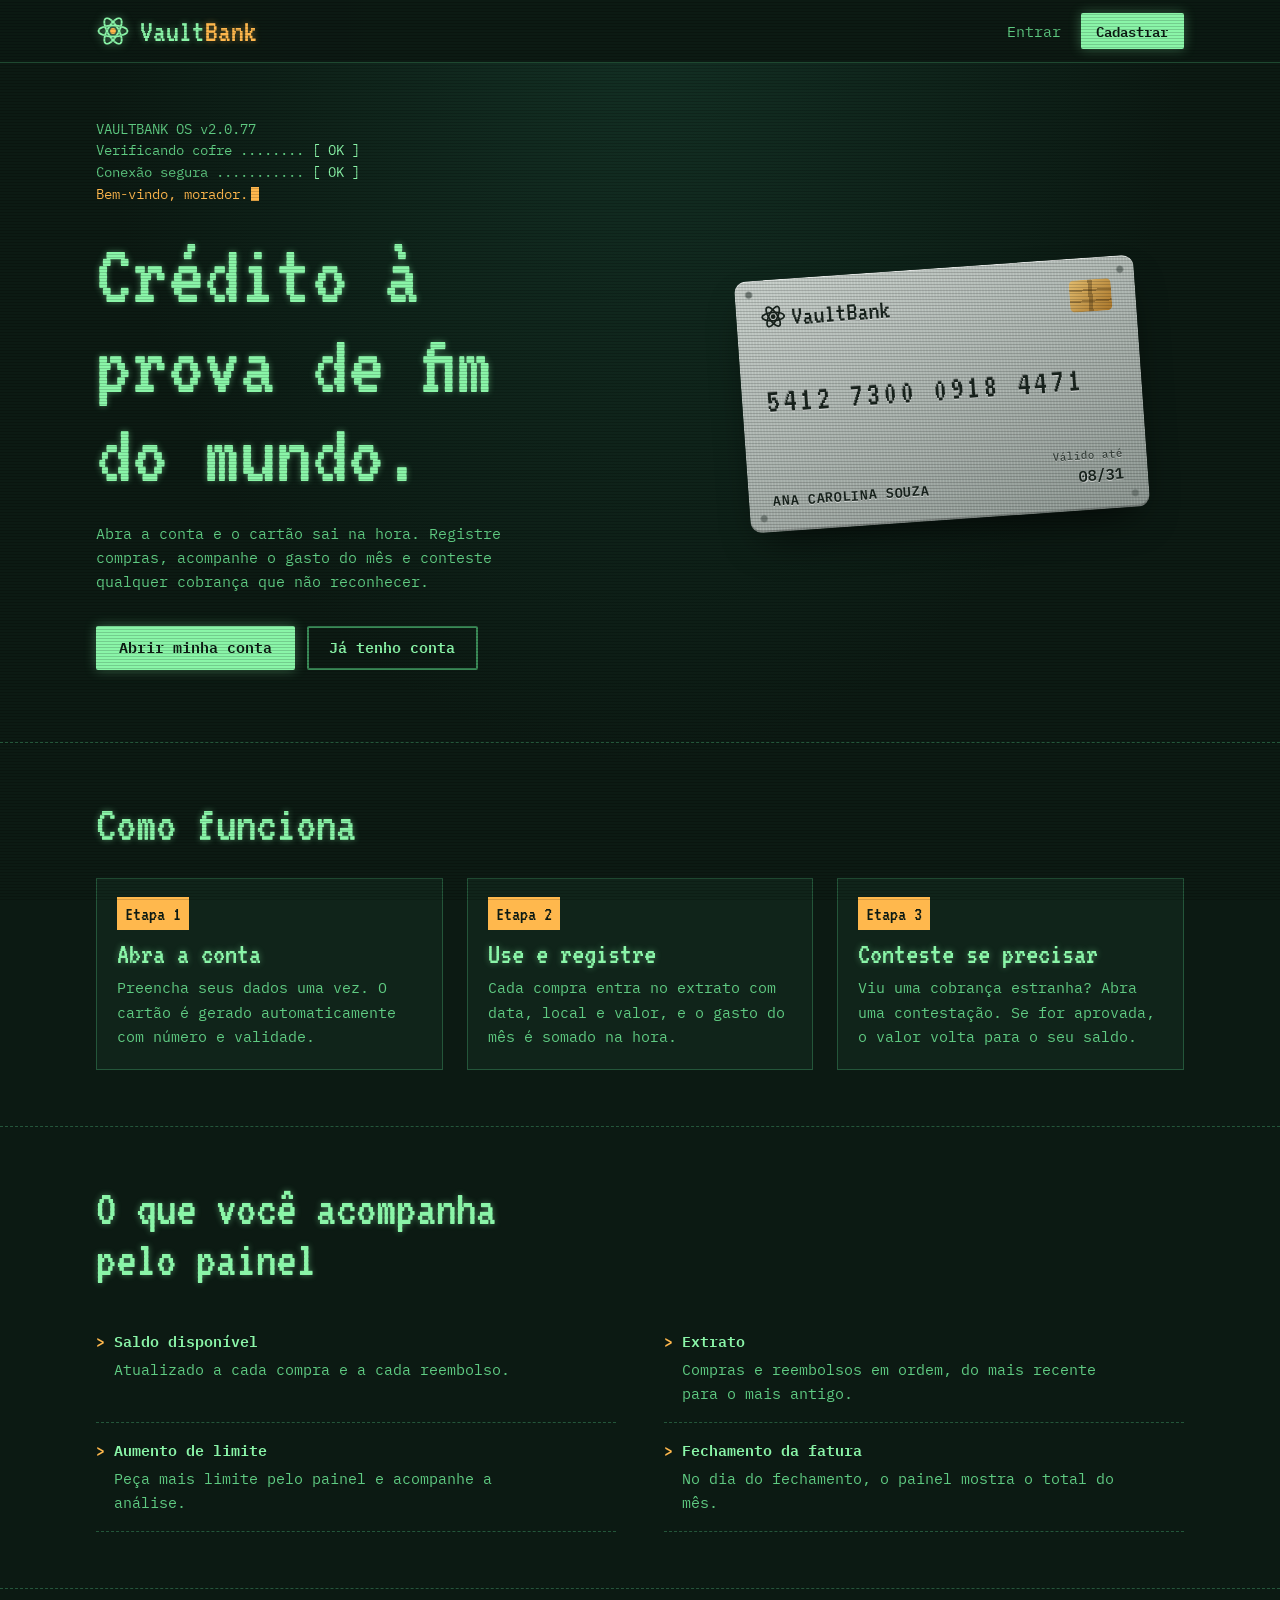
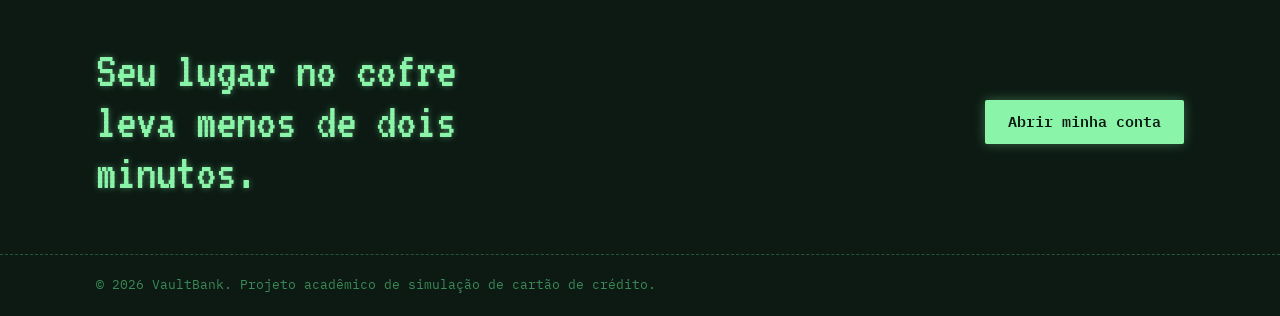
<file: src/main/resources/public/index.html>
<!DOCTYPE html>
<html lang="pt-BR">
<head>
  <meta charset="UTF-8">
  <meta name="viewport" content="width=device-width, initial-scale=1.0">
  <meta name="description" content="VaultBank: abra a conta, receba o cartão na hora e acompanhe compras, limite e contestações em um só lugar.">
  <title>VaultBank</title>
  <link rel="stylesheet" href="css/style.css">
</head>
<body>
  <nav class="navbar" id="main-navbar">
    <a href="index.html" class="navbar__logo"><svg viewBox="0 0 40 40" aria-hidden="true" fill="none" stroke="currentColor" stroke-width="2.2"><ellipse cx="20" cy="20" rx="17" ry="6.5"/><ellipse cx="20" cy="20" rx="17" ry="6.5" transform="rotate(60 20 20)"/><ellipse cx="20" cy="20" rx="17" ry="6.5" transform="rotate(-60 20 20)"/><circle cx="20" cy="20" r="3.4" fill="#FFB84D" stroke="none"/></svg>Vault<span>Bank</span></a>
    <div class="navbar__links" id="auth-links"></div>
  </nav>

  <main>
    <section class="hero">
      <div class="wrap hero__content">
        <div>
          <ul class="boot" aria-hidden="true">
            <li>VAULTBANK OS v2.0.77</li>
            <li>Verificando cofre ........ <span class="ok">[ OK ]</span></li>
            <li>Conexão segura ........... <span class="ok">[ OK ]</span></li>
            <li>Bem-vindo, morador.<span class="cursor"></span></li>
          </ul>
          <h1 class="hero__title">Crédito à prova de fim do mundo.</h1>
          <p class="hero__desc">Abra a conta e o cartão sai na hora. Registre compras, acompanhe o gasto do mês e conteste qualquer cobrança que não reconhecer.</p>
          <div class="hero__actions">
            <a href="cadastro.html" class="btn btn-primary">Abrir minha conta</a>
            <a href="login.html" class="btn btn-secondary">Já tenho conta</a>
          </div>
        </div>
        <div class="hero__image" aria-hidden="true">
          <div class="credit-card-display">
            <div class="card-brand"><span><svg viewBox="0 0 40 40" aria-hidden="true" fill="none" stroke="currentColor" stroke-width="2.6"><ellipse cx="20" cy="20" rx="17" ry="6.5"/><ellipse cx="20" cy="20" rx="17" ry="6.5" transform="rotate(60 20 20)"/><ellipse cx="20" cy="20" rx="17" ry="6.5" transform="rotate(-60 20 20)"/><circle cx="20" cy="20" r="3.6" fill="currentColor" stroke="none"/></svg>VaultBank</span> <span class="card-chip"></span></div>
            <div class="card-number">5412 7300 0918 4471</div>
            <div class="card-bottom">
              <div class="card-name">ANA CAROLINA SOUZA</div>
              <div class="card-expiry"><span>Válido até</span><span>08/31</span></div>
            </div>
          </div>
        </div>
      </div>
    </section>

    <section class="secao">
      <div class="wrap">
        <h2>Como funciona</h2>
        <ol class="passos">
          <li>
            <h3>Abra a conta</h3>
            <p>Preencha seus dados uma vez. O cartão é gerado automaticamente com número e validade.</p>
          </li>
          <li>
            <h3>Use e registre</h3>
            <p>Cada compra entra no extrato com data, local e valor, e o gasto do mês é somado na hora.</p>
          </li>
          <li>
            <h3>Conteste se precisar</h3>
            <p>Viu uma cobrança estranha? Abra uma contestação. Se for aprovada, o valor volta para o seu saldo.</p>
          </li>
        </ol>
      </div>
    </section>

    <section class="secao">
      <div class="wrap">
        <h2>O que você acompanha pelo painel</h2>
        <dl class="recursos">
          <div><dt>Saldo disponível</dt><dd>Atualizado a cada compra e a cada reembolso.</dd></div>
          <div><dt>Extrato</dt><dd>Compras e reembolsos em ordem, do mais recente para o mais antigo.</dd></div>
          <div><dt>Aumento de limite</dt><dd>Peça mais limite pelo painel e acompanhe a análise.</dd></div>
          <div><dt>Fechamento da fatura</dt><dd>No dia do fechamento, o painel mostra o total do mês.</dd></div>
        </dl>
      </div>
    </section>

    <section class="secao">
      <div class="wrap cta-final">
        <h2>Seu lugar no cofre leva menos de dois minutos.</h2>
        <a href="cadastro.html" class="btn btn-primary">Abrir minha conta</a>
      </div>
    </section>
  </main>

  <footer class="footer">
    <p>© 2026 VaultBank. Projeto acadêmico de simulação de cartão de crédito.</p>
  </footer>

  <script src="js/app.js"></script>
  <script src="js/auth.js"></script>
</body>
</html>
</file>
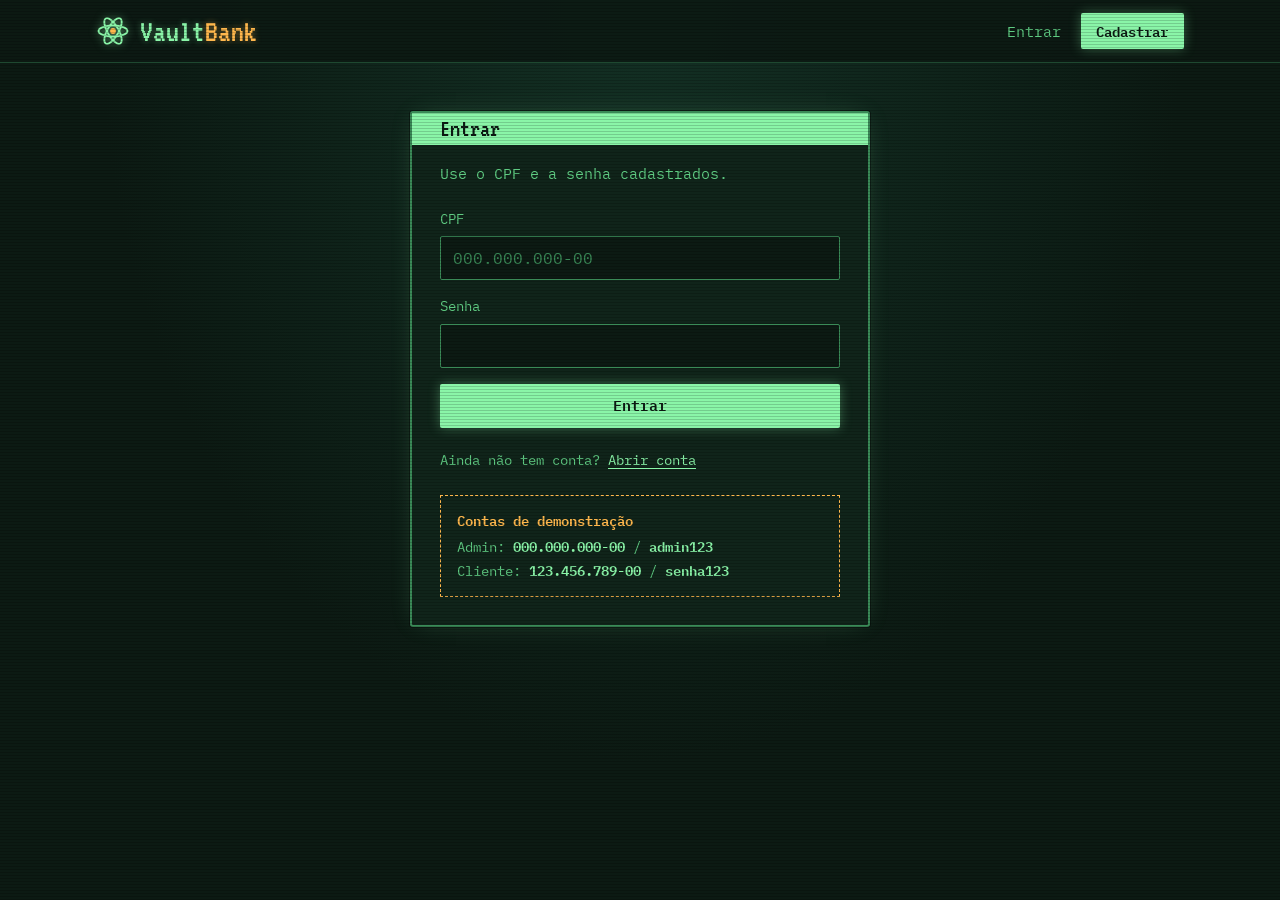
<file: src/main/resources/public/admin.html>
<!DOCTYPE html>
<html lang="pt-BR">
<head>
  <meta charset="UTF-8">
  <meta name="viewport" content="width=device-width, initial-scale=1.0">
  <title>Administração | VaultBank</title>
  <link rel="stylesheet" href="css/style.css">
</head>
<body>
  <nav class="navbar">
    <a href="index.html" class="navbar__logo"><svg viewBox="0 0 40 40" aria-hidden="true" fill="none" stroke="currentColor" stroke-width="2.2"><ellipse cx="20" cy="20" rx="17" ry="6.5"/><ellipse cx="20" cy="20" rx="17" ry="6.5" transform="rotate(60 20 20)"/><ellipse cx="20" cy="20" rx="17" ry="6.5" transform="rotate(-60 20 20)"/><circle cx="20" cy="20" r="3.4" fill="#FFB84D" stroke="none"/></svg>Vault<span>Bank</span></a>
    <div class="navbar__links">
      <span class="navbar__tag">Administração</span>
      <a href="#" onclick="Auth.logout(); return false;" class="btn btn-secondary btn-sm">Sair</a>
    </div>
  </nav>

  <main class="dashboard">
    <div class="dashboard__header">
      <h1>Administração</h1>
      <p>Contestações e pedidos de limite aguardando decisão.</p>
    </div>

    <div class="stats-grid">
      <div class="stat-card"><h3 id="total-clientes">0</h3><p>Clientes</p></div>
      <div class="stat-card"><h3 id="total-denuncias">0</h3><p>Contestações abertas</p></div>
      <div class="stat-card"><h3 id="total-limites">0</h3><p>Pedidos de limite</p></div>
      <div class="stat-card"><h3 id="total-reembolsos">0</h3><p>Reembolsos feitos</p></div>
    </div>

    <div class="admin-grid">
      <section class="painel">
        <h2>Contestações abertas</h2>
        <div class="table-container">
          <table>
            <thead><tr><th>Cliente</th><th>Motivo</th><th class="col-valor">Valor</th><th>Status</th><th></th></tr></thead>
            <tbody id="denuncias-tbody"></tbody>
          </table>
        </div>
        <p id="no-denuncias" class="vazio" style="display:none;">Nenhuma contestação aguardando análise.</p>
      </section>

      <section class="painel">
        <h2>Pedidos de aumento de limite</h2>
        <div class="table-container">
          <table>
            <thead><tr><th>Cliente</th><th class="col-valor">Valor pedido</th><th>Data</th><th></th></tr></thead>
            <tbody id="limites-tbody"></tbody>
          </table>
        </div>
        <p id="no-limites" class="vazio" style="display:none;">Nenhum pedido aguardando análise.</p>
      </section>
    </div>

    <section class="painel">
      <h2>Clientes</h2>
      <div class="table-container">
        <table>
          <thead><tr><th>Nome</th><th>CPF</th><th>E-mail</th><th>UF</th><th class="col-valor">Saldo</th><th>Tipo</th></tr></thead>
          <tbody id="clientes-tbody"></tbody>
        </table>
      </div>
    </section>
  </main>

  <footer class="footer"><p>© 2026 VaultBank. Painel administrativo.</p></footer>

  <script src="js/app.js"></script>
  <script src="js/auth.js"></script>
  <script>
    if (!Auth.requireAdmin()) {  }

    async function loadAdmin() {
      const clientes = await DB.getClientes() || [];
      const pendentes = await DB.getDenunciasPendentes() || [];
      const limites = await DB.getSolicitacoesPendentes() || [];
      const historico = await DB.getTodosReembolsos() || [];

      document.getElementById('total-clientes').textContent = clientes.filter(c => !c.isAdmin).length;
      document.getElementById('total-denuncias').textContent = pendentes.length;
      document.getElementById('total-limites').textContent = limites.length;
      document.getElementById('total-reembolsos').textContent = historico.length;

      const dtbody = document.getElementById('denuncias-tbody');
      const noDen = document.getElementById('no-denuncias');
      if (pendentes.length === 0) {
        noDen.style.display = 'block';
        dtbody.closest('table').style.display = 'none';
      } else {
        noDen.style.display = 'none';
        dtbody.closest('table').style.display = 'table';
        dtbody.innerHTML = pendentes.map(d => {
          const statusClass = d.status === 'Pendente' ? 'badge-warning' : 'badge-info';
          const id = d.idDenuncia || d.id;
          return `<tr>
            <td>${d.nomeCliente || 'N/A'}</td>
            <td>${d.motivo}</td>
            <td class="col-valor">${formatCurrency(d.valorCompra || 0)}</td>
            <td><span class="badge ${statusClass}">${d.status}</span></td>
            <td class="td-acoes">
              <button class="btn btn-primary btn-sm" onclick="reembolsar(${id})">Reembolsar</button>
              <button class="btn btn-secondary btn-sm" onclick="cancelar(${id})">Recusar</button>
            </td>
          </tr>`;
        }).join('');
      }

      const ltbody = document.getElementById('limites-tbody');
      const noLim = document.getElementById('no-limites');
      if (limites.length === 0) {
        noLim.style.display = 'block';
        ltbody.closest('table').style.display = 'none';
      } else {
        noLim.style.display = 'none';
        ltbody.closest('table').style.display = 'table';
        ltbody.innerHTML = limites.map(l => `<tr>
            <td class="num">Nº ${l.idCliente}</td>
            <td class="col-valor valor-pos">+ ${formatCurrency(l.valorSolicitado)}</td>
            <td class="num">${formatDate(l.dataSolicitacao)}</td>
            <td class="td-acoes">
              <button class="btn btn-primary btn-sm" onclick="aprovarLimite(${l.idSolicitacao})">Aprovar</button>
              <button class="btn btn-secondary btn-sm" onclick="negarLimite(${l.idSolicitacao})">Negar</button>
            </td>
          </tr>`).join('');
      }

      document.getElementById('clientes-tbody').innerHTML = clientes.map(c => `<tr>
        <td>${c.nome}</td>
        <td class="num">${c.cpf}</td>
        <td>${c.email}</td>
        <td>${c.estado}</td>
        <td class="col-valor">${formatCurrency(c.saldo || 0)}</td>
        <td><span class="badge ${c.isAdmin ? 'badge-info' : 'badge-success'}">${c.isAdmin ? 'Admin' : 'Cliente'}</span></td>
      </tr>`).join('');
    }

    async function reembolsar(idDenuncia) {
      if (!confirm('Reembolsar o valor desta compra ao cliente?')) return;
      const result = await DB.processarReembolso(idDenuncia);
      if (result && !result.error) {
        showToast('Reembolso feito. O valor voltou para o saldo do cliente.', 'success');
        loadAdmin();
      } else {
        showToast((result && result.error) || 'Não foi possível reembolsar. Tente de novo.', 'error');
      }
    }

    async function cancelar(idDenuncia) {
      if (!confirm('Recusar esta contestação?')) return;
      await DB.cancelarDenuncia(idDenuncia);
      showToast('Contestação recusada.', 'info');
      loadAdmin();
    }

    async function aprovarLimite(idSolicitacao) {
      if (!confirm('Aprovar este aumento de limite?')) return;
      const result = await DB.aprovarLimite(idSolicitacao);
      if (result && !result.error) {
        showToast('Limite aprovado.', 'success');
        loadAdmin();
      } else {
        showToast((result && result.error) || 'Não foi possível aprovar. Tente de novo.', 'error');
      }
    }

    async function negarLimite(idSolicitacao) {
      if (!confirm('Negar este aumento de limite?')) return;
      const result = await DB.negarLimite(idSolicitacao);
      if (result && !result.error) {
        showToast('Pedido negado.', 'info');
        loadAdmin();
      } else {
        showToast((result && result.error) || 'Não foi possível negar. Tente de novo.', 'error');
      }
    }

    loadAdmin();
  </script>
</body>
</html>
</file>
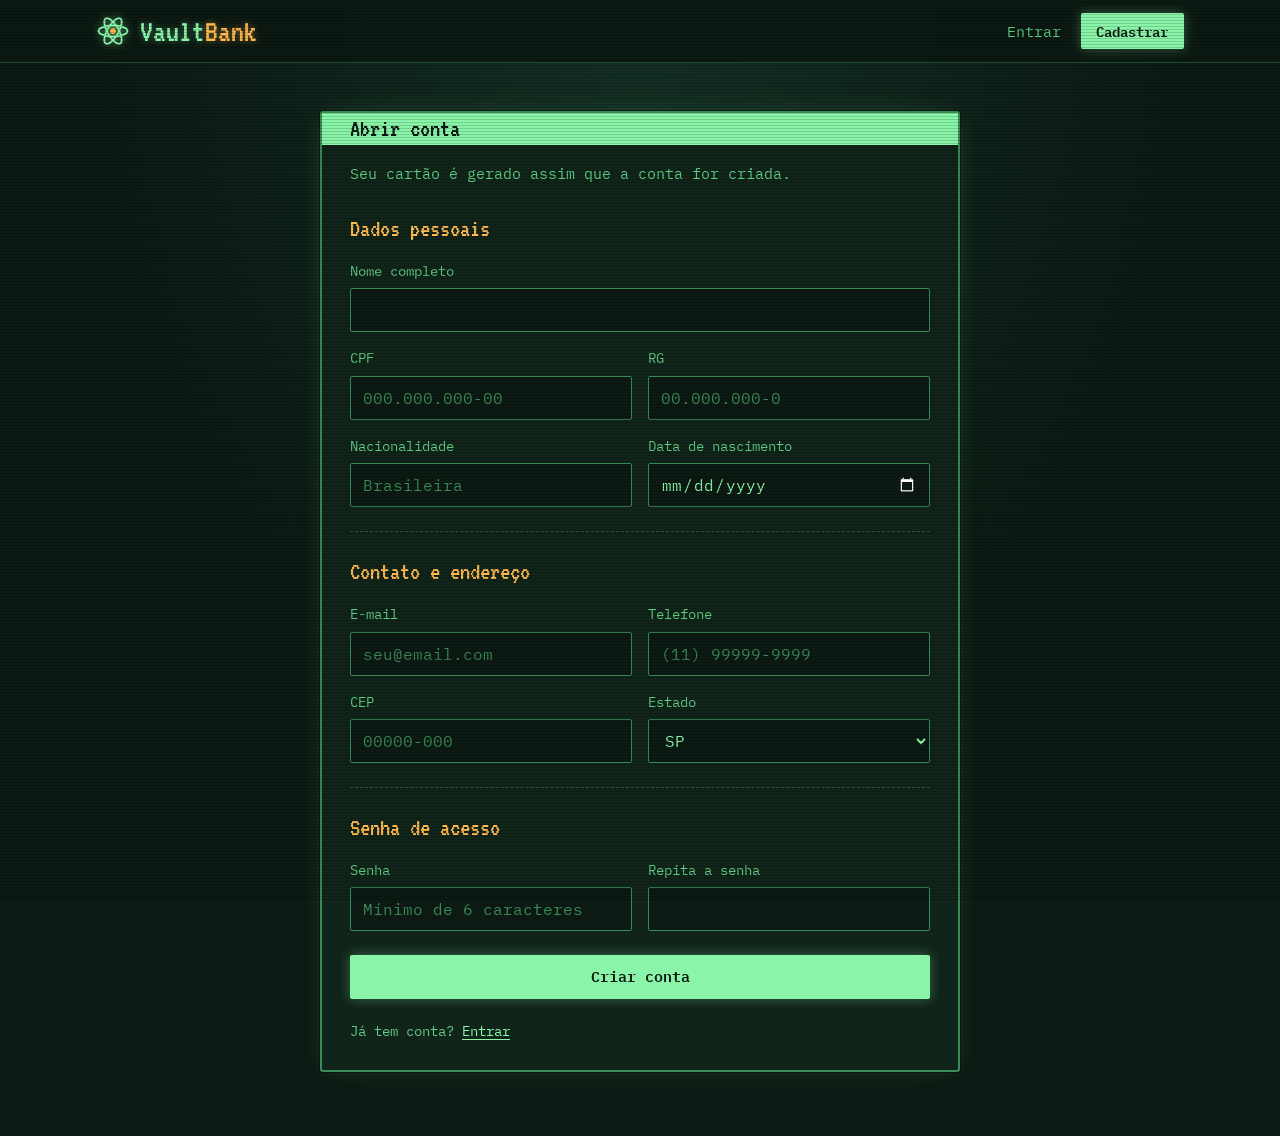
<file: src/main/resources/public/cadastro.html>
<!DOCTYPE html>
<html lang="pt-BR">
<head>
  <meta charset="UTF-8">
  <meta name="viewport" content="width=device-width, initial-scale=1.0">
  <meta name="description" content="Abra sua conta VaultBank">
  <title>Abrir conta | VaultBank</title>
  <link rel="stylesheet" href="css/style.css">
</head>
<body>
  <nav class="navbar">
    <a href="index.html" class="navbar__logo"><svg viewBox="0 0 40 40" aria-hidden="true" fill="none" stroke="currentColor" stroke-width="2.2"><ellipse cx="20" cy="20" rx="17" ry="6.5"/><ellipse cx="20" cy="20" rx="17" ry="6.5" transform="rotate(60 20 20)"/><ellipse cx="20" cy="20" rx="17" ry="6.5" transform="rotate(-60 20 20)"/><circle cx="20" cy="20" r="3.4" fill="#FFB84D" stroke="none"/></svg>Vault<span>Bank</span></a>
    <div class="navbar__links" id="auth-links"></div>
  </nav>

  <main class="auth-page">
    <div class="auth-card auth-card--largo">
      <div class="auth-card__header">
        <h1>Abrir conta</h1>
        <p>Seu cartão é gerado assim que a conta for criada.</p>
      </div>
      <form id="cadastro-form">
        <fieldset>
          <legend>Dados pessoais</legend>
          <div class="form-group">
            <label for="nome">Nome completo</label>
            <input type="text" id="nome" class="form-control" required autocomplete="name">
          </div>
          <div class="form-row">
            <div class="form-group">
              <label for="cpf">CPF</label>
              <input type="text" id="cpf" class="form-control" placeholder="000.000.000-00" required maxlength="14" inputmode="numeric">
            </div>
            <div class="form-group">
              <label for="rg">RG</label>
              <input type="text" id="rg" class="form-control" placeholder="00.000.000-0" required maxlength="12">
            </div>
          </div>
          <div class="form-row">
            <div class="form-group">
              <label for="nacionalidade">Nacionalidade</label>
              <input type="text" id="nacionalidade" class="form-control" placeholder="Brasileira" required>
            </div>
            <div class="form-group">
              <label for="nascimento">Data de nascimento</label>
              <input type="date" id="nascimento" class="form-control" required autocomplete="bday">
            </div>
          </div>
        </fieldset>

        <fieldset>
          <legend>Contato e endereço</legend>
          <div class="form-row">
            <div class="form-group">
              <label for="email">E-mail</label>
              <input type="email" id="email" class="form-control" placeholder="seu@email.com" required autocomplete="email">
            </div>
            <div class="form-group">
              <label for="telefone">Telefone</label>
              <input type="text" id="telefone" class="form-control" placeholder="(11) 99999-9999" required maxlength="15" inputmode="tel" autocomplete="tel">
            </div>
          </div>
          <div class="form-row">
            <div class="form-group">
              <label for="cep">CEP</label>
              <input type="text" id="cep" class="form-control" placeholder="00000-000" required maxlength="9" inputmode="numeric" autocomplete="postal-code">
            </div>
            <div class="form-group">
              <label for="estado">Estado</label>
              <select id="estado" class="form-control" required>
                <option value="">Selecione</option>
                <option>AC</option><option>AL</option><option>AP</option><option>AM</option>
                <option>BA</option><option>CE</option><option>DF</option><option>ES</option>
                <option>GO</option><option>MA</option><option>MT</option><option>MS</option>
                <option>MG</option><option>PA</option><option>PB</option><option>PR</option>
                <option>PE</option><option>PI</option><option>RJ</option><option>RN</option>
                <option>RS</option><option>RO</option><option>RR</option><option>SC</option>
                <option selected>SP</option><option>SE</option><option>TO</option>
              </select>
            </div>
          </div>
        </fieldset>

        <fieldset>
          <legend>Senha de acesso</legend>
          <div class="form-row">
            <div class="form-group">
              <label for="senha">Senha</label>
              <input type="password" id="senha" class="form-control" placeholder="Mínimo de 6 caracteres" required minlength="6" autocomplete="new-password">
            </div>
            <div class="form-group">
              <label for="senha2">Repita a senha</label>
              <input type="password" id="senha2" class="form-control" required minlength="6" autocomplete="new-password">
            </div>
          </div>
        </fieldset>

        <button type="submit" class="btn btn-primary btn-block">Criar conta</button>
      </form>
      <div class="auth-card__footer">
        <p>Já tem conta? <a href="login.html">Entrar</a></p>
      </div>
    </div>
  </main>

  <script src="js/app.js"></script>
  <script src="js/auth.js"></script>
  <script>
    document.getElementById('cpf').addEventListener('input', function(e) {
      let v = e.target.value.replace(/\D/g, '');
      if (v.length > 11) v = v.slice(0, 11);
      v = v.replace(/(\d{3})(\d)/, '$1.$2').replace(/(\d{3})(\d)/, '$1.$2').replace(/(\d{3})(\d{1,2})$/, '$1-$2');
      e.target.value = v;
    });

    document.getElementById('telefone').addEventListener('input', function(e) {
      let v = e.target.value.replace(/\D/g, '');
      if (v.length > 11) v = v.slice(0, 11);
      v = v.replace(/(\d{2})(\d)/, '($1) $2').replace(/(\d{5})(\d)/, '$1-$2');
      e.target.value = v;
    });

    document.getElementById('cep').addEventListener('input', function(e) {
      let v = e.target.value.replace(/\D/g, '');
      if (v.length > 8) v = v.slice(0, 8);
      v = v.replace(/(\d{5})(\d)/, '$1-$2');
      e.target.value = v;
    });

    document.getElementById('cadastro-form').addEventListener('submit', async function(e) {
      e.preventDefault();
      const senha = document.getElementById('senha').value;
      const senha2 = document.getElementById('senha2').value;
      if (senha !== senha2) { showToast('As duas senhas estão diferentes. Digite a mesma senha nos dois campos.', 'error'); return; }

      const data = {
        nome: document.getElementById('nome').value.trim(),
        cpf: document.getElementById('cpf').value.trim(),
        rg: document.getElementById('rg').value.trim(),
        email: document.getElementById('email').value.trim(),
        telefone: document.getElementById('telefone').value.trim(),
        dataNascimento: document.getElementById('nascimento').value,
        nacionalidade: document.getElementById('nacionalidade').value.trim(),
        cep: document.getElementById('cep').value.trim(),
        estado: document.getElementById('estado').value,
        senha: senha
      };

      const result = await DB.cadastrarCliente(data);
      if (result.error) { showToast(result.error, 'error'); return; }
      showToast('Conta criada. Seu cartão já está pronto, entre para ver.', 'success');
      setTimeout(() => { window.location.href = 'login.html'; }, 1500);
    });
  </script>
</body>
</html>
</file>
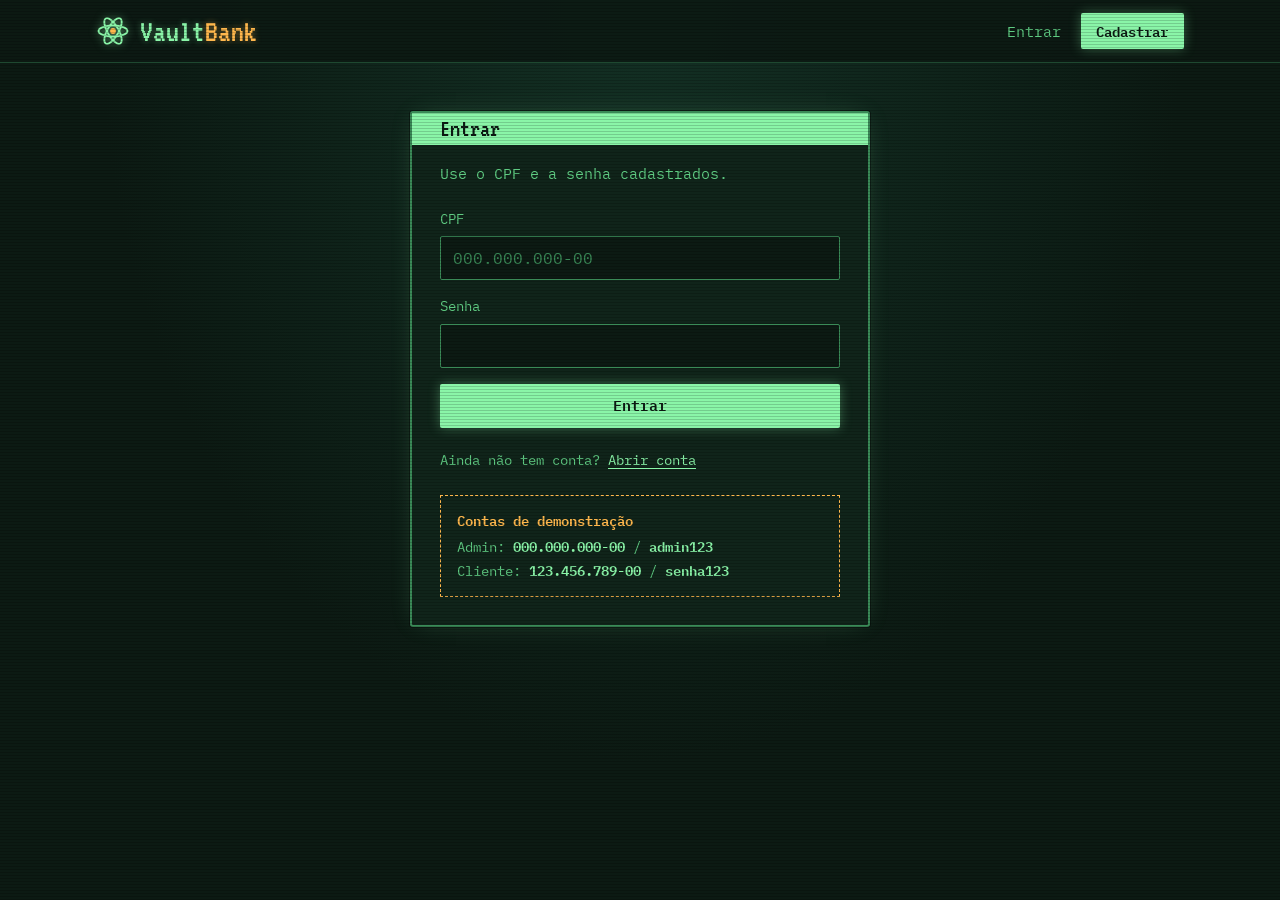
<file: src/main/resources/public/dashboard.html>
<!DOCTYPE html>
<html lang="pt-BR">
<head>
  <meta charset="UTF-8">
  <meta name="viewport" content="width=device-width, initial-scale=1.0">
  <title>Minha conta | VaultBank</title>
  <link rel="stylesheet" href="css/style.css">
</head>
<body>
  <nav class="navbar">
    <a href="index.html" class="navbar__logo"><svg viewBox="0 0 40 40" aria-hidden="true" fill="none" stroke="currentColor" stroke-width="2.2"><ellipse cx="20" cy="20" rx="17" ry="6.5"/><ellipse cx="20" cy="20" rx="17" ry="6.5" transform="rotate(60 20 20)"/><ellipse cx="20" cy="20" rx="17" ry="6.5" transform="rotate(-60 20 20)"/><circle cx="20" cy="20" r="3.4" fill="#FFB84D" stroke="none"/></svg>Vault<span>Bank</span></a>
    <div class="navbar__links">
      <a href="index.html">Início</a>
      <a href="#" onclick="Auth.logout(); return false;" class="btn btn-secondary btn-sm">Sair</a>
    </div>
  </nav>

  <main class="dashboard">
    <div class="dashboard__header">
      <h1 id="greeting">Olá</h1>
      <p>Seu cartão, seu saldo e tudo o que passou por ele.</p>
    </div>

    <div id="invoice-notification" class="aviso-fatura" style="display: none;" role="status">
      <h2>Sua fatura fechou hoje</h2>
      <p>Total do mês: <strong id="fatura-valor" class="num">R$ 0,00</strong></p>
    </div>

    <div class="dashboard-grid">
      <div>
        <div class="credit-card-display" id="card-display">
          <div class="card-brand"><span><svg viewBox="0 0 40 40" aria-hidden="true" fill="none" stroke="currentColor" stroke-width="2.6"><ellipse cx="20" cy="20" rx="17" ry="6.5"/><ellipse cx="20" cy="20" rx="17" ry="6.5" transform="rotate(60 20 20)"/><ellipse cx="20" cy="20" rx="17" ry="6.5" transform="rotate(-60 20 20)"/><circle cx="20" cy="20" r="3.6" fill="currentColor" stroke="none"/></svg>VaultBank</span> <span class="card-chip" aria-hidden="true"></span></div>
          <div class="card-number" id="card-number">•••• •••• •••• ••••</div>
          <div class="card-bottom">
            <div class="card-name" id="card-name">—</div>
            <div class="card-expiry"><span>Válido até</span><span id="card-exp">--/--</span></div>
          </div>
        </div>
        <div class="acoes">
          <button class="btn btn-primary" onclick="openCompraModal()">Registrar compra</button>
          <button class="btn btn-secondary" onclick="openLimiteModal()">Pedir aumento de limite</button>
          <button class="btn btn-ghost-danger" onclick="openDenunciaModal()">Contestar uma compra</button>
        </div>
      </div>

      <section class="extrato" aria-labelledby="titulo-extrato">
        <div class="extrato__saldo">
          <p>Saldo disponível</p>
          <h3 id="saldo">R$ 0,00</h3>
        </div>
        <div class="extrato__numeros">
          <div><p>Compras registradas</p><h3 id="total-compras">0</h3></div>
          <div><p>Gasto neste mês</p><h3 id="gasto-mes">R$ 0,00</h3></div>
        </div>
        <div class="extrato__corpo">
          <h2 id="titulo-extrato">Extrato</h2>
          <div class="table-container">
            <table>
              <thead><tr><th>Data</th><th>Descrição</th><th class="col-valor">Valor</th></tr></thead>
              <tbody id="compras-tbody"></tbody>
            </table>
          </div>
          <p id="no-compras" class="vazio" style="display:none;">Nenhuma movimentação ainda. Use “Registrar compra” para lançar a primeira.</p>
        </div>
      </section>
    </div>
  </main>

  <div class="modal-overlay" id="compra-modal">
    <div class="modal" role="dialog" aria-modal="true" aria-labelledby="t-compra">
      <h2 id="t-compra">Registrar compra</h2>
      <form id="compra-form">
        <div class="form-group">
          <label for="comp-estab">Estabelecimento</label>
          <input type="text" class="form-control" id="comp-estab" placeholder="Ex.: Mercado Central" required>
        </div>
        <div class="form-row">
          <div class="form-group">
            <label for="comp-valor">Valor (R$)</label>
            <input type="number" step="0.01" min="0.01" class="form-control" id="comp-valor" placeholder="0,00" required>
          </div>
          <div class="form-group">
            <label for="comp-data">Data</label>
            <input type="date" class="form-control" id="comp-data" required>
          </div>
        </div>
        <div class="form-group">
          <label for="comp-desc">Descrição</label>
          <input type="text" class="form-control" id="comp-desc" placeholder="Ex.: Compras da semana" required>
        </div>
        <div class="modal__acoes">
          <button type="button" class="btn btn-secondary" onclick="closeModal('compra-modal')">Cancelar</button>
          <button type="submit" class="btn btn-primary">Registrar compra</button>
        </div>
      </form>
    </div>
  </div>

  <div class="modal-overlay" id="denuncia-modal">
    <div class="modal" role="dialog" aria-modal="true" aria-labelledby="t-denuncia">
      <h2 id="t-denuncia">Contestar uma compra</h2>
      <form id="denuncia-form">
        <div class="form-group">
          <label for="den-compra">Compra</label>
          <select class="form-control" id="den-compra" required></select>
        </div>
        <div class="form-group">
          <label for="den-motivo">Motivo</label>
          <select class="form-control" id="den-motivo" required>
            <option value="Compra Fraudulenta">Não fui eu que fiz</option>
            <option value="Valor Incorreto">Valor diferente do combinado</option>
            <option value="Produto Não Recebido">Produto não recebido</option>
            <option value="Cobrança Duplicada">Cobrança duplicada</option>
          </select>
        </div>
        <div class="modal__acoes">
          <button type="button" class="btn btn-secondary" onclick="closeModal('denuncia-modal')">Cancelar</button>
          <button type="submit" class="btn btn-danger">Enviar contestação</button>
        </div>
      </form>
    </div>
  </div>

  <div class="modal-overlay" id="limite-modal">
    <div class="modal" role="dialog" aria-modal="true" aria-labelledby="t-limite">
      <h2 id="t-limite">Pedir aumento de limite</h2>
      <form id="limite-form">
        <div class="form-group">
          <label for="lim-valor">Quanto a mais você quer (R$)</label>
          <input type="number" step="0.01" min="10" class="form-control" id="lim-valor" placeholder="Ex.: 500,00" required>
        </div>
        <div class="modal__acoes">
          <button type="button" class="btn btn-secondary" onclick="closeModal('limite-modal')">Cancelar</button>
          <button type="submit" class="btn btn-primary">Enviar pedido</button>
        </div>
      </form>
    </div>
  </div>

  <footer class="footer"><p>© 2026 VaultBank. Projeto acadêmico de simulação de cartão de crédito.</p></footer>

  <script src="js/app.js"></script>
  <script src="js/auth.js"></script>
  <script>
    if (!Auth.requireAuth()) {  }
    const cached = Auth.getUserSync();
    if (cached && cached.isAdmin) { window.location.href = 'admin.html'; }

    async function loadDashboard() {
      const u = await Auth.getUser();
      if (!u) return;
      document.getElementById('greeting').textContent = `Olá, ${u.nome.split(' ')[0]}`;
      document.getElementById('saldo').textContent = formatCurrency(u.saldo || 0);

      const cartoes = await DB.getCartoesByCliente(u.id);
      if (cartoes && cartoes.length > 0) {
        const c = cartoes[0];
        document.getElementById('card-number').textContent = c.numero || c.numerosCartao || '•••• •••• •••• ••••';
        document.getElementById('card-name').textContent = u.nome.toUpperCase();
        if (c.validade) {
          const [y, m] = c.validade.split('-');
          document.getElementById('card-exp').textContent = `${m}/${y.slice(-2)}`;
        }
      }

      const compras = await DB.getComprasByCliente(u.id);
      document.getElementById('total-compras').textContent = compras.length;

      const resReembolsos = await fetch(`/api/reembolsos/${u.id}`);
      const reembolsos = resReembolsos.ok ? await resReembolsos.json() : [];

      const now = new Date();
      const doMes = data => { const d = new Date(data + 'T00:00:00'); return d.getMonth() === now.getMonth() && d.getFullYear() === now.getFullYear(); };
      let gastoMes = compras.filter(c => doMes(c.transacao)).reduce((sum, c) => sum + (c.valor || c.valorCompra), 0);
      const reembolsoMes = reembolsos.filter(r => doMes(r.dataReembolso)).reduce((sum, r) => sum + r.valorReembolsado, 0);
      gastoMes = Math.max(0, gastoMes - reembolsoMes);

      document.getElementById('gasto-mes').textContent = formatCurrency(gastoMes);

      if (now.getDate() === 30) {
        document.getElementById('fatura-valor').textContent = formatCurrency(gastoMes);
        document.getElementById('invoice-notification').style.display = 'block';
      }

      const tbody = document.getElementById('compras-tbody');
      const noCompras = document.getElementById('no-compras');
      if (compras.length === 0 && reembolsos.length === 0) {
        noCompras.style.display = 'block';
        tbody.closest('table').style.display = 'none';
        return;
      }
      noCompras.style.display = 'none';
      tbody.closest('table').style.display = 'table';

      const txs = compras.map(c => ({
        data: c.transacao,
        desc: `${c.estabelecimento}<br><small>${c.descricao}</small>`,
        valor: -(c.valor || c.valorCompra)
      }));
      reembolsos.forEach(r => txs.push({
        data: r.dataReembolso,
        desc: `Reembolso: ${r.estabelecimento}`,
        valor: r.valorReembolsado
      }));

      txs.sort((a, b) => new Date(b.data) - new Date(a.data));
      tbody.innerHTML = txs.map(t => `
        <tr>
          <td class="num">${formatDate(t.data)}</td>
          <td>${t.desc}</td>
          <td class="col-valor ${t.valor > 0 ? 'valor-pos' : 'valor-neg'}">${t.valor > 0 ? '+' : '−'} ${formatCurrency(Math.abs(t.valor))}</td>
        </tr>
      `).join('');
    }

    function openCompraModal() {
      document.getElementById('comp-data').value = new Date().toISOString().split('T')[0];
      openModal('compra-modal');
    }

    function openLimiteModal() { openModal('limite-modal'); }

    async function openDenunciaModal() {
      const u = Auth.getUserSync();
      const compras = await DB.getComprasByCliente(u.id);
      if (!compras || !compras.length) { showToast('Você ainda não tem compras para contestar.', 'info'); return; }
      const sel = document.getElementById('den-compra');
      sel.innerHTML = compras.map(c => `<option value="${c.idCompra || c.id}">${c.estabelecimento}, ${formatCurrency(c.valor || c.valorCompra)} em ${formatDate(c.transacao)}</option>`).join('');
      openModal('denuncia-modal');
    }

    function openModal(id) {
      const m = document.getElementById(id);
      m.classList.add('active');
      const first = m.querySelector('input, select');
      if (first) setTimeout(() => first.focus(), 50);
    }

    function closeModal(id) { document.getElementById(id).classList.remove('active'); }

    document.getElementById('compra-form').addEventListener('submit', async function(e) {
      e.preventDefault();
      const u = Auth.getUserSync();
      const cartoes = await DB.getCartoesByCliente(u.id);
      if (!cartoes || !cartoes.length) { showToast('Nenhum cartão encontrado nesta conta.', 'error'); return; }

      const res = await DB.cadastrarCompra({
        idCartao: cartoes[0].idCartao || cartoes[0].id,
        transacao: document.getElementById('comp-data').value,
        valorCompra: parseFloat(document.getElementById('comp-valor').value),
        estabelecimento: document.getElementById('comp-estab').value.trim(),
        descricao: document.getElementById('comp-desc').value.trim()
      });

      if (res.error) { showToast(res.error, 'error'); return; }
      showToast('Compra registrada.', 'success');
      closeModal('compra-modal');
      this.reset();
      loadDashboard();
    });

    document.getElementById('denuncia-form').addEventListener('submit', async function(e) {
      e.preventDefault();
      const u = Auth.getUserSync();
      const res = await DB.cadastrarDenuncia({
        idCompra: parseInt(document.getElementById('den-compra').value),
        idCliente: u.id,
        dataDenuncia: new Date().toISOString().split('T')[0],
        motivo: document.getElementById('den-motivo').value
      });
      if (res.error) { showToast(res.error, 'error'); return; }
      showToast('Contestação enviada. Ela será analisada pela equipe.', 'success');
      closeModal('denuncia-modal');
      this.reset();
    });

    document.getElementById('limite-form').addEventListener('submit', async function(e) {
      e.preventDefault();
      const u = Auth.getUserSync();
      const res = await DB.solicitarLimite({
        idCliente: u.id,
        valorSolicitado: parseFloat(document.getElementById('lim-valor').value)
      });
      if (res.error) { showToast(res.error, 'error'); return; }
      showToast('Pedido enviado. Você verá o novo limite quando for aprovado.', 'success');
      closeModal('limite-modal');
      this.reset();
    });

    document.querySelectorAll('.modal-overlay').forEach(m => {
      m.addEventListener('click', e => { if (e.target === m) m.classList.remove('active'); });
    });
    document.addEventListener('keydown', e => {
      if (e.key === 'Escape') document.querySelectorAll('.modal-overlay.active').forEach(m => m.classList.remove('active'));
    });

    loadDashboard();
  </script>
</body>
</html>
</file>
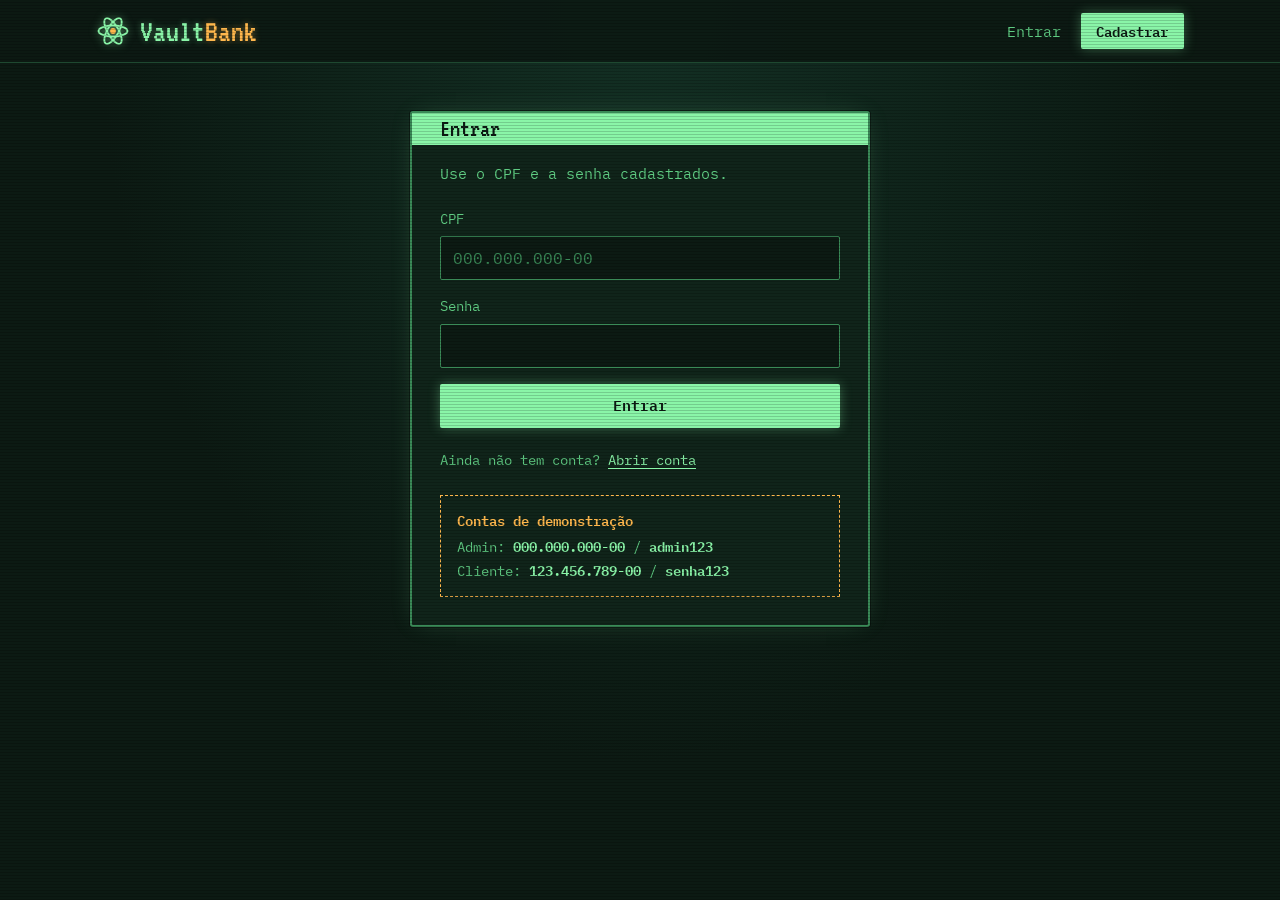
<file: src/main/resources/public/login.html>
<!DOCTYPE html>
<html lang="pt-BR">
<head>
  <meta charset="UTF-8">
  <meta name="viewport" content="width=device-width, initial-scale=1.0">
  <meta name="description" content="Entre na sua conta VaultBank">
  <title>Entrar | VaultBank</title>
  <link rel="stylesheet" href="css/style.css">
</head>
<body>
  <nav class="navbar">
    <a href="index.html" class="navbar__logo"><svg viewBox="0 0 40 40" aria-hidden="true" fill="none" stroke="currentColor" stroke-width="2.2"><ellipse cx="20" cy="20" rx="17" ry="6.5"/><ellipse cx="20" cy="20" rx="17" ry="6.5" transform="rotate(60 20 20)"/><ellipse cx="20" cy="20" rx="17" ry="6.5" transform="rotate(-60 20 20)"/><circle cx="20" cy="20" r="3.4" fill="#FFB84D" stroke="none"/></svg>Vault<span>Bank</span></a>
    <div class="navbar__links" id="auth-links"></div>
  </nav>

  <main class="auth-page">
    <div class="auth-card">
      <div class="auth-card__header">
        <h1>Entrar</h1>
        <p>Use o CPF e a senha cadastrados.</p>
      </div>
      <form id="login-form">
        <div class="form-group">
          <label for="cpf">CPF</label>
          <input type="text" id="cpf" class="form-control" placeholder="000.000.000-00" required maxlength="14" inputmode="numeric" autocomplete="username">
        </div>
        <div class="form-group">
          <label for="senha">Senha</label>
          <input type="password" id="senha" class="form-control" required autocomplete="current-password">
        </div>
        <button type="submit" class="btn btn-primary btn-block">Entrar</button>
      </form>
      <div class="auth-card__footer">
        <p>Ainda não tem conta? <a href="cadastro.html">Abrir conta</a></p>
      </div>
      <div class="demo-box">
        <strong>Contas de demonstração</strong>
        Admin: <code>000.000.000-00</code> / <code>admin123</code><br>
        Cliente: <code>123.456.789-00</code> / <code>senha123</code>
      </div>
    </div>
  </main>

  <script src="js/app.js"></script>
  <script src="js/auth.js"></script>
  <script>
    document.getElementById('cpf').addEventListener('input', function(e) {
      let v = e.target.value.replace(/\D/g, '');
      if (v.length > 11) v = v.slice(0, 11);
      v = v.replace(/(\d{3})(\d)/, '$1.$2').replace(/(\d{3})(\d)/, '$1.$2').replace(/(\d{3})(\d{1,2})$/, '$1-$2');
      e.target.value = v;
    });

    document.getElementById('login-form').addEventListener('submit', async function(e) {
      e.preventDefault();
      const cpf = document.getElementById('cpf').value.trim();
      const senha = document.getElementById('senha').value;
      const user = await Auth.login(cpf, senha);
      if (user) {
        showToast('Login feito. Abrindo seu painel.', 'success');
        setTimeout(() => {
          window.location.href = user.isAdmin ? 'admin.html' : 'dashboard.html';
        }, 800);
      } else {
        showToast('CPF ou senha incorretos. Confira e tente de novo.', 'error');
      }
    });
  </script>
</body>
</html>
</file>
<file: src/main/resources/public/css/style.css>
@import url('https://fonts.googleapis.com/css2?family=VT323&family=IBM+Plex+Mono:wght@400;500;600&display=swap');

/* Terminal Atômico: tela de fósforo verde, alertas em âmbar */
:root {
  --tela: #0C1A13;
  --tela-2: #10241A;
  --tela-3: #163223;
  --fosforo: #8AF5A8;
  --fosforo-2: #5FCB82;
  --fosforo-3: #3A8A57;
  --linha: #24563A;
  --ambar: #FFB84D;
  --ambar-escuro: #3A2A10;
  --aco-1: #C9D1CC;
  --aco-2: #8E9893;
  --tinta: #18231D;

  --fonte: 'IBM Plex Mono', ui-monospace, 'Courier New', monospace;
  --fonte-crt: 'VT323', 'IBM Plex Mono', monospace;

  --brilho: 0 0 6px rgba(138, 245, 168, 0.45);
  --largura: 1120px;
}

*, *::before, *::after { box-sizing: border-box; margin: 0; padding: 0; }
html { -webkit-text-size-adjust: 100%; }

body {
  font-family: var(--fonte);
  font-size: 0.95rem;
  line-height: 1.6;
  color: var(--fosforo);
  background:
    radial-gradient(ellipse at 50% 0%, #133024 0%, var(--tela) 60%) fixed,
    var(--tela);
  min-height: 100vh;
  display: flex;
  flex-direction: column;
}

/* linhas de varredura do monitor */
body::after {
  content: '';
  position: fixed; inset: 0; z-index: 3000;
  pointer-events: none;
  background: repeating-linear-gradient(to bottom, rgba(0,0,0,0) 0 2px, rgba(0,0,0,0.16) 2px 3px);
}

h1, h2, h3 {
  font-family: var(--fonte-crt);
  font-weight: 400;
  line-height: 1;
  color: var(--fosforo);
  text-shadow: var(--brilho);
}

a { color: var(--fosforo); text-underline-offset: 3px; }
a:hover { color: #fff; }

:focus-visible { outline: 2px dashed var(--ambar); outline-offset: 3px; }

.num { font-variant-numeric: tabular-nums; }

/* ===== Navegação ===== */
.navbar {
  position: sticky; top: 0; z-index: 100;
  display: flex; align-items: center; justify-content: space-between; gap: 1rem;
  padding: 0.8rem max(1rem, calc((100% - var(--largura)) / 2 + 1rem));
  background: rgba(12, 26, 19, 0.92);
  border-bottom: 1px solid var(--linha);
}

.navbar__logo {
  display: inline-flex; align-items: center;
  font-family: var(--fonte-crt); font-size: 2rem; line-height: 1;
  color: var(--fosforo); text-decoration: none; text-shadow: var(--brilho);
}
.navbar__logo:hover { color: var(--fosforo); }
.navbar__logo svg { width: 34px; height: 34px; flex: none; margin-right: 0.6rem; filter: drop-shadow(0 0 4px rgba(138,245,168,0.5)); }
.navbar__logo span { color: var(--ambar); text-shadow: 0 0 6px rgba(255,184,77,0.45); }

.navbar__links { display: flex; align-items: center; gap: 1.25rem; }
.navbar__links > a:not(.btn) { color: var(--fosforo-2); text-decoration: none; }
.navbar__links > a:not(.btn):hover { color: var(--fosforo); text-decoration: underline; }
.navbar__tag { color: var(--ambar); }

/* ===== Botões ===== */
.btn {
  display: inline-flex; align-items: center; justify-content: center; gap: 0.5rem;
  min-height: 44px;
  padding: 0.6rem 1.3rem;
  font: 600 0.92rem/1.2 var(--fonte);
  border-radius: 2px;
  border: 2px solid transparent;
  cursor: pointer;
  text-decoration: none;
  transition: background-color 0.12s, color 0.12s, box-shadow 0.12s;
}
.btn-primary { background: var(--fosforo); color: var(--tela); box-shadow: 0 0 12px rgba(138,245,168,0.35); }
.btn-primary:hover { background: #B6FFC9; color: var(--tela); box-shadow: 0 0 18px rgba(138,245,168,0.55); }
.btn-secondary { background: transparent; color: var(--fosforo); border-color: var(--fosforo-3); }
.btn-secondary:hover { border-color: var(--fosforo); color: var(--fosforo); background: var(--tela-3); }
.btn-danger { background: var(--ambar); color: var(--tela); }
.btn-danger:hover { background: #FFCD80; color: var(--tela); }
.btn-ghost-danger { background: transparent; color: var(--ambar); border-color: transparent; }
.btn-ghost-danger:hover { border-color: var(--ambar); color: var(--ambar); }
.btn-sm { min-height: 36px; padding: 0.35rem 0.85rem; font-size: 0.85rem; }
.btn-block { width: 100%; }

/* ===== Formulários ===== */
.form-group { display: flex; flex-direction: column; gap: 0.35rem; margin-bottom: 1rem; }
.form-group label { font-size: 0.85rem; color: var(--fosforo-2); }
.form-control {
  width: 100%;
  min-height: 44px;
  padding: 0.55rem 0.75rem;
  font: 400 1rem var(--fonte);
  color: var(--fosforo);
  background: var(--tela);
  border: 1px solid var(--fosforo-3);
  border-radius: 2px;
  caret-color: var(--fosforo);
  color-scheme: dark;
}
.form-control:hover { border-color: var(--fosforo-2); }
.form-control:focus { outline: none; border-color: var(--fosforo); box-shadow: 0 0 0 1px var(--fosforo), 0 0 10px rgba(138,245,168,0.25); }
.form-control::placeholder { color: var(--fosforo-3); }
select.form-control { appearance: auto; }
select.form-control option { background: var(--tela); color: var(--fosforo); }
.form-row { display: grid; grid-template-columns: 1fr 1fr; gap: 0 1rem; }

fieldset { border: 0; margin: 0 0 0.5rem; }
fieldset + fieldset { border-top: 1px dashed var(--linha); padding-top: 1.25rem; }
legend { float: left; width: 100%; padding: 0; font-family: var(--fonte-crt); font-size: 1.6rem; color: var(--ambar); margin-bottom: 0.7rem; }
legend + * { clear: both; }

/* ===== Janelas de terminal ===== */
.janela, .extrato, .painel, .auth-card, .modal, .stats-grid {
  background: var(--tela-2);
  border: 2px solid var(--fosforo-3);
  border-radius: 3px;
  box-shadow: 0 0 0 1px rgba(0,0,0,0.4), 0 0 24px -8px rgba(138,245,168,0.25);
}
.janela__barra, .painel > h2, .modal > h2 {
  display: flex; justify-content: space-between; align-items: center;
  font-family: var(--fonte-crt); font-size: 1.45rem; line-height: 1.2;
  text-shadow: none;
  background: var(--fosforo); color: var(--tela);
  padding: 0.2rem 1rem;
}
.painel > h2 { margin: -1.25rem -1.5rem 1rem; }
.modal > h2 { margin: -1.75rem -1.75rem 1.25rem; }

/* ===== Cartão: placa de metal com rebites ===== */
.credit-card-display {
  position: relative;
  width: 100%; max-width: 400px;
  aspect-ratio: 1.586;
  padding: 1.35rem 1.5rem;
  border-radius: 12px;
  color: var(--tinta);
  background:
    radial-gradient(circle at 14px 14px, #6E7873 0 3px, transparent 4px),
    radial-gradient(circle at calc(100% - 14px) 14px, #6E7873 0 3px, transparent 4px),
    radial-gradient(circle at 14px calc(100% - 14px), #6E7873 0 3px, transparent 4px),
    radial-gradient(circle at calc(100% - 14px) calc(100% - 14px), #6E7873 0 3px, transparent 4px),
    repeating-linear-gradient(90deg, rgba(255,255,255,0.07) 0 1px, rgba(0,0,0,0.04) 1px 3px),
    linear-gradient(160deg, var(--aco-1) 0%, var(--aco-2) 100%);
  box-shadow: inset 0 1px 0 rgba(255,255,255,0.6), inset 0 -2px 0 rgba(0,0,0,0.2), 0 18px 40px -16px rgba(0,0,0,0.8);
  display: flex; flex-direction: column; justify-content: space-between;
  overflow: hidden;
  text-shadow: 0 1px 0 rgba(255,255,255,0.55);
}
.credit-card-display .card-brand {
  display: flex; justify-content: space-between; align-items: center;
  font-family: var(--fonte-crt); font-size: 1.7rem; line-height: 1;
}
.credit-card-display .card-brand svg { width: 26px; height: 26px; vertical-align: -4px; margin-right: 0.35rem; }
.card-chip {
  width: 42px; height: 32px; border-radius: 5px;
  background:
    linear-gradient(90deg, transparent 45%, rgba(60,40,10,0.35) 45% 55%, transparent 55%),
    linear-gradient(0deg, transparent 30%, rgba(60,40,10,0.35) 30% 36%, transparent 36% 64%, rgba(60,40,10,0.35) 64% 70%, transparent 70%),
    linear-gradient(135deg, #E2BC6E, #A9762A);
}
.credit-card-display .card-number {
  font-family: var(--fonte-crt);
  font-size: clamp(1.6rem, 6.4vw, 2.15rem);
  letter-spacing: 0.08em;
  font-variant-numeric: tabular-nums;
  text-shadow: 0 1px 0 rgba(255,255,255,0.6), 0 -1px 0 rgba(0,0,0,0.25);
}
.credit-card-display .card-bottom { display: flex; justify-content: space-between; align-items: flex-end; gap: 1rem; }
.credit-card-display .card-name { font-size: 0.85rem; font-weight: 600; letter-spacing: 0.05em; overflow: hidden; text-overflow: ellipsis; white-space: nowrap; }
.credit-card-display .card-expiry { display: flex; flex-direction: column; align-items: flex-end; font-weight: 600; font-variant-numeric: tabular-nums; }
.credit-card-display .card-expiry span:first-child { font-size: 0.68rem; font-weight: 500; opacity: 0.75; }

/* ===== Landing ===== */
.wrap { width: 100%; max-width: var(--largura); margin: 0 auto; padding: 0 1rem; }

.hero { padding: 3.5rem 0 4.5rem; }
.hero__content { display: grid; grid-template-columns: 1.15fr 1fr; gap: 3rem; align-items: center; }

.boot { list-style: none; margin-bottom: 1.6rem; font-size: 0.85rem; color: var(--fosforo-2); }
.boot li { white-space: pre; overflow: hidden; text-overflow: ellipsis; }
.boot .ok { color: var(--fosforo); }
.boot li:last-child { color: var(--ambar); }
.cursor { display: inline-block; width: 0.6em; height: 1em; vertical-align: -0.15em; background: var(--ambar); margin-left: 0.2em; }

.hero__title { font-size: clamp(3.2rem, 8vw, 5.6rem); max-width: 13ch; }
.hero__desc { margin: 1.3rem 0 2rem; color: var(--fosforo-2); max-width: 48ch; }
.hero__actions { display: flex; flex-wrap: wrap; gap: 0.75rem; }
.hero__image { display: flex; justify-content: center; }
.hero__image .credit-card-display { transform: rotate(-4deg); }

@media (prefers-reduced-motion: no-preference) {
  .boot li { opacity: 0; animation: linha 0.01s steps(1) forwards; }
  .boot li:nth-child(1) { animation-delay: 0.15s; }
  .boot li:nth-child(2) { animation-delay: 0.55s; }
  .boot li:nth-child(3) { animation-delay: 0.95s; }
  .boot li:nth-child(4) { animation-delay: 1.35s; }
  .cursor { animation: piscar 1s steps(1) infinite 1.4s; }
  @keyframes linha { to { opacity: 1; } }
  @keyframes piscar { 50% { opacity: 0; } }
}

.secao { padding: 3.5rem 0; border-top: 1px dashed var(--linha); }
.secao h2 { font-size: clamp(2.4rem, 5vw, 3.2rem); margin-bottom: 1.75rem; max-width: 22ch; }

.passos { list-style: none; display: grid; grid-template-columns: repeat(3, 1fr); gap: 1.5rem; counter-reset: passo; }
.passos li { counter-increment: passo; padding: 1.1rem 1.25rem 1.3rem; border: 1px solid var(--linha); background: var(--tela-2); }
.passos li::before {
  content: 'Etapa ' counter(passo);
  display: inline-block; margin-bottom: 0.6rem; padding: 0 0.5rem;
  font-family: var(--fonte-crt); font-size: 1.3rem; background: var(--ambar); color: var(--tela);
}
.passos h3 { font-size: 1.9rem; margin-bottom: 0.35rem; }
.passos p { color: var(--fosforo-2); max-width: 36ch; }

.recursos { display: grid; grid-template-columns: repeat(2, 1fr); gap: 0 3rem; }
.recursos div { padding: 1rem 0; border-bottom: 1px dashed var(--linha); }
.recursos dt { color: var(--fosforo); font-weight: 600; margin-bottom: 0.2rem; }
.recursos dt::before { content: '> '; color: var(--ambar); }
.recursos dd { color: var(--fosforo-2); max-width: 50ch; padding-left: 2ch; }

.cta-final { display: flex; flex-wrap: wrap; align-items: center; justify-content: space-between; gap: 1.5rem; }
.cta-final h2 { margin: 0; }

.footer {
  margin-top: auto;
  padding: 1.25rem max(1rem, calc((100% - var(--largura)) / 2 + 1rem));
  border-top: 1px dashed var(--linha);
  font-size: 0.8rem; color: var(--fosforo-3);
}

/* ===== Autenticação ===== */
.auth-page { flex: 1; display: flex; justify-content: center; padding: 3rem 1rem 4rem; }
.auth-card { width: 100%; max-width: 460px; padding: 0 1.75rem 1.75rem; align-self: flex-start; }
.auth-card--largo { max-width: 640px; }
.auth-card__header { margin: 0 -1.75rem 1.5rem; }
.auth-card__header h1 {
  font-size: 1.6rem; text-shadow: none;
  background: var(--fosforo); color: var(--tela);
  padding: 0.2rem 1.75rem;
}
.auth-card__header p { padding: 1rem 1.75rem 0; color: var(--fosforo-2); }
.auth-card__footer { margin-top: 1.25rem; color: var(--fosforo-2); font-size: 0.9rem; }
.demo-box {
  margin-top: 1.5rem; padding: 0.85rem 1rem;
  border: 1px dashed var(--ambar);
  font-size: 0.85rem; color: var(--fosforo-2);
}
.demo-box strong { color: var(--ambar); display: block; margin-bottom: 0.25rem; font-weight: 600; }
.demo-box code { font-family: var(--fonte); font-weight: 600; color: var(--fosforo); }

/* ===== Painel ===== */
.dashboard { width: 100%; max-width: var(--largura); margin: 0 auto; padding: 2.5rem 1rem 4rem; flex: 1; }
.dashboard__header { margin-bottom: 2rem; }
.dashboard__header h1 { font-size: clamp(2.8rem, 6vw, 3.8rem); margin-bottom: 0.3rem; }
.dashboard__header p { color: var(--fosforo-2); }

.dashboard-grid { display: grid; grid-template-columns: minmax(280px, 400px) 1fr; gap: 2.5rem; align-items: start; }

.acoes { margin-top: 1.5rem; display: flex; flex-direction: column; gap: 0.6rem; max-width: 400px; }
.acoes .btn { justify-content: flex-start; }

.extrato { overflow: hidden; }
.extrato__saldo { padding: 1.25rem 1.5rem; border-bottom: 1px solid var(--linha); }
.extrato__saldo p { color: var(--fosforo-2); font-size: 0.85rem; }
.extrato__saldo h3 { font-size: clamp(3.4rem, 9vw, 4.8rem); font-variant-numeric: tabular-nums; margin-top: 0.2rem; }
.extrato__numeros { display: grid; grid-template-columns: 1fr 1fr; border-bottom: 1px solid var(--linha); }
.extrato__numeros div { padding: 0.9rem 1.5rem; }
.extrato__numeros div + div { border-left: 1px solid var(--linha); }
.extrato__numeros p { font-size: 0.82rem; color: var(--fosforo-2); }
.extrato__numeros h3 { font-size: 2.2rem; font-variant-numeric: tabular-nums; }
.extrato__corpo { padding: 1.25rem 1.5rem 1.5rem; }
.extrato__corpo h2 { font-size: 2rem; margin-bottom: 0.6rem; }

.aviso-fatura {
  margin-bottom: 1.5rem; padding: 0.9rem 1.2rem;
  border: 2px solid var(--ambar);
  background: var(--ambar-escuro);
  color: var(--ambar);
}
.aviso-fatura h2 { font-size: 1.8rem; color: var(--ambar); text-shadow: 0 0 6px rgba(255,184,77,0.4); margin-bottom: 0.2rem; }

.stats-grid { display: grid; grid-template-columns: repeat(4, 1fr); margin-bottom: 2rem; }
.stat-card { padding: 1rem 1.4rem; }
.stat-card + .stat-card { border-left: 1px solid var(--linha); }
.stat-card h3 { font-size: 3.2rem; font-variant-numeric: tabular-nums; }
.stat-card p { font-size: 0.85rem; color: var(--fosforo-2); }

.admin-grid { display: grid; grid-template-columns: 1fr; gap: 1.5rem; margin-bottom: 1.5rem; }
.painel { padding: 1.25rem 1.5rem 1.5rem; min-width: 0; }

/* ===== Tabelas ===== */
.table-container { overflow-x: auto; }
table { width: 100%; border-collapse: collapse; font-size: 0.9rem; }
thead th {
  text-align: left; font-weight: 500; font-size: 0.8rem; color: var(--ambar);
  padding: 0.45rem 0.75rem 0.45rem 0; border-bottom: 1px solid var(--fosforo-3);
  white-space: nowrap;
}
tbody td { padding: 0.7rem 0.75rem 0.7rem 0; border-bottom: 1px dashed var(--linha); vertical-align: top; color: var(--fosforo); }
tbody tr:last-child td { border-bottom: 0; }
tbody tr:hover td { background: rgba(138,245,168,0.04); }
td small { color: var(--fosforo-3); }
.col-valor { text-align: right; padding-right: 1.5rem; white-space: nowrap; font-variant-numeric: tabular-nums; font-weight: 600; }
thead th.col-valor { text-align: right; }
thead th:last-child, tbody td:last-child { padding-right: 0; }
.valor-pos { color: var(--fosforo); }
.valor-neg { color: var(--ambar); }
.td-acoes { white-space: nowrap; }
.td-acoes .btn + .btn { margin-left: 0.35rem; }
.vazio { padding: 1.25rem 0 0.25rem; color: var(--fosforo-2); }
.vazio::before { content: '> '; color: var(--ambar); }

.badge {
  display: inline-block; padding: 0 0.5rem;
  font-size: 0.78rem; font-weight: 600; white-space: nowrap;
  border: 1px solid currentColor;
}
.badge-success { color: var(--fosforo); }
.badge-warning { color: var(--ambar); }
.badge-danger { color: #FF8A6B; }
.badge-info { color: #8FD3FF; }

/* ===== Toast ===== */
.toast-container {
  position: fixed; bottom: 1rem; right: 1rem; z-index: 2000;
  display: flex; flex-direction: column; gap: 0.5rem; max-width: calc(100% - 2rem);
}
.toast {
  min-width: 260px; max-width: 400px;
  padding: 0.7rem 0.95rem;
  background: var(--tela-2); color: var(--fosforo);
  border: 2px solid var(--fosforo);
  font-size: 0.9rem;
  box-shadow: 0 0 18px -4px rgba(138,245,168,0.45);
  transition: opacity 0.3s, transform 0.3s;
}
.toast::before { content: '> '; color: var(--ambar); }
.toast.error { border-color: var(--ambar); color: var(--ambar); box-shadow: 0 0 18px -4px rgba(255,184,77,0.45); }

/* ===== Modais ===== */
.modal-overlay {
  position: fixed; inset: 0; z-index: 1500;
  display: flex; align-items: center; justify-content: center; padding: 1rem;
  background: rgba(4, 10, 7, 0.78);
  opacity: 0; visibility: hidden;
  transition: opacity 0.15s, visibility 0.15s;
}
.modal-overlay.active { opacity: 1; visibility: visible; }
.modal {
  width: 100%; max-width: 480px; max-height: calc(100vh - 2rem); overflow-y: auto;
  padding: 1.75rem;
  transform: scaleY(0.96);
  transition: transform 0.15s;
}
.modal-overlay.active .modal { transform: none; }
.modal__acoes { display: flex; gap: 0.75rem; margin-top: 0.5rem; }
.modal__acoes .btn { flex: 1; }

@media (prefers-reduced-motion: reduce) {
  *, *::before, *::after { transition: none !important; animation: none !important; }
}

/* ===== Responsivo ===== */
@media (max-width: 900px) {
  .hero__content, .dashboard-grid { grid-template-columns: 1fr; }
  .hero { padding: 2.25rem 0 3.25rem; }
  .hero__image { justify-content: flex-start; }
  .passos { grid-template-columns: 1fr; }
  .recursos { grid-template-columns: 1fr; }
  .stats-grid { grid-template-columns: 1fr 1fr; }
  .stat-card:nth-child(3) { border-left: 0; }
  .stat-card:nth-child(n+3) { border-top: 1px solid var(--linha); }
}

@media (max-width: 560px) {
  .form-row { grid-template-columns: 1fr; }
  .navbar__links { gap: 0.75rem; }
  .navbar__logo { font-size: 1.7rem; }
  .auth-card { padding: 0 1.1rem 1.25rem; }
  .auth-card__header { margin: 0 -1.1rem 1.25rem; }
  .auth-card__header h1, .auth-card__header p { padding-left: 1.1rem; padding-right: 1.1rem; }
  .extrato__saldo, .extrato__corpo { padding-left: 1.1rem; padding-right: 1.1rem; }
  .extrato__numeros div { padding: 0.9rem 1.1rem; }
  .painel { padding: 1.1rem; }
  .painel > h2 { margin: -1.1rem -1.1rem 1rem; }
  .modal { padding: 1.25rem; }
  .modal > h2 { margin: -1.25rem -1.25rem 1rem; }
  .modal__acoes { flex-direction: column-reverse; }
}
</file>
